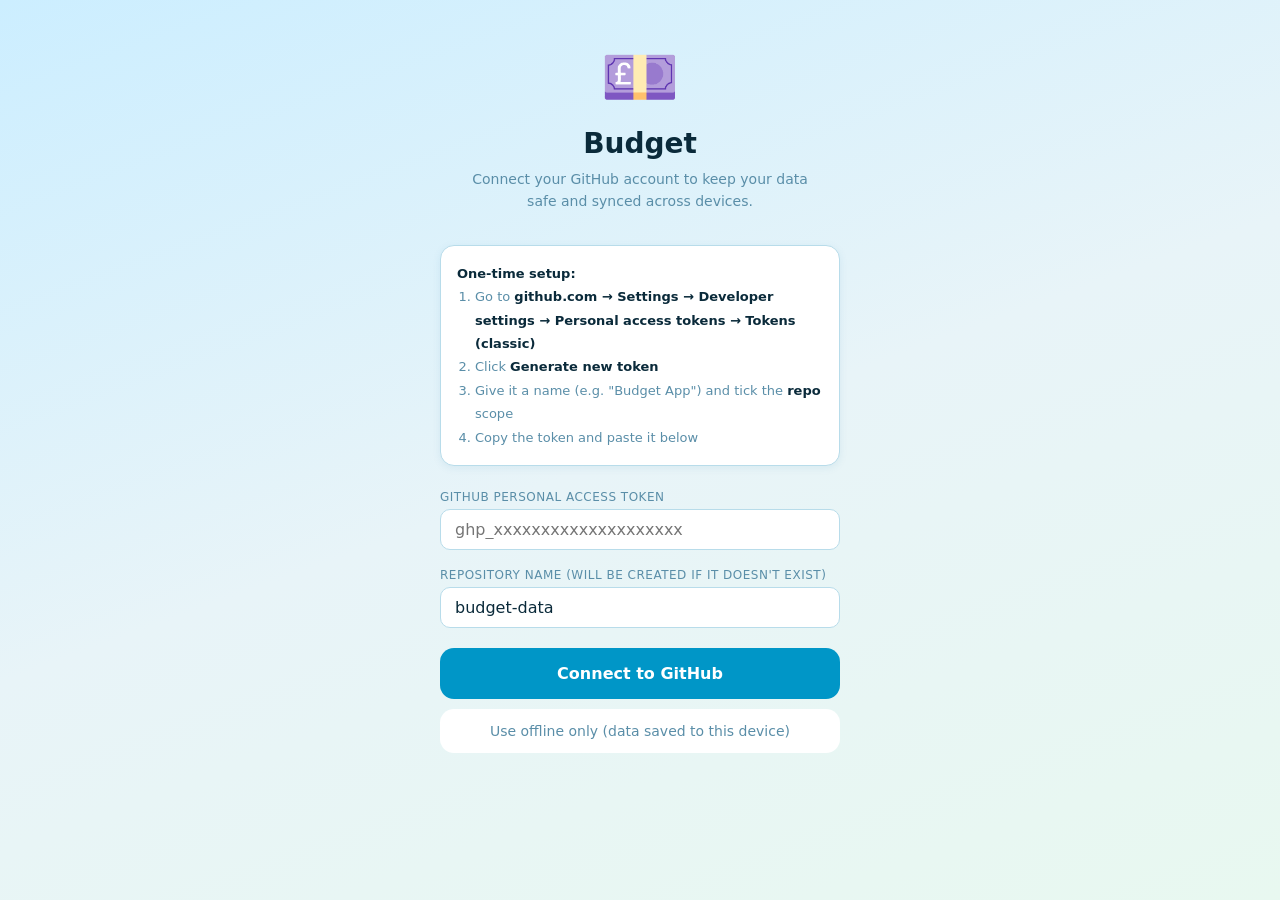
<file: index.html>
<!DOCTYPE html>
<html lang="en">
<head>
  <meta charset="UTF-8">
  <meta name="viewport" content="width=device-width, initial-scale=1.0, viewport-fit=cover">
  <meta name="apple-mobile-web-app-capable" content="yes">
  <meta name="apple-mobile-web-app-status-bar-style" content="black-translucent">
  <meta name="apple-mobile-web-app-title" content="Budget">
  <meta name="theme-color" content="#0096c7">
  <title>Budget</title>
  <link rel="manifest" href="manifest.json">
  <link rel="apple-touch-icon" sizes="180x180" href="icon.png">
  <link rel="stylesheet" href="styles.css">
</head>
<body>

<!-- ── GitHub Setup Overlay ───────────────────────────────── -->
<div id="setup-overlay">
  <div class="setup-logo">💷</div>
  <div class="setup-title">Budget</div>
  <p class="setup-sub">Connect your GitHub account to keep your data safe and synced across devices.</p>

  <div class="setup-form">
    <div class="setup-steps">
      <strong>One-time setup:</strong>
      <ol>
        <li>Go to <strong>github.com → Settings → Developer settings → Personal access tokens → Tokens (classic)</strong></li>
        <li>Click <strong>Generate new token</strong></li>
        <li>Give it a name (e.g. "Budget App") and tick the <strong>repo</strong> scope</li>
        <li>Copy the token and paste it below</li>
      </ol>
    </div>

    <div id="setup-error"></div>

    <label>GitHub Personal Access Token</label>
    <input id="setup-token" type="password" placeholder="ghp_xxxxxxxxxxxxxxxxxxxx" autocomplete="off">

    <label>Repository name (will be created if it doesn't exist)</label>
    <input id="setup-repo" placeholder="budget-data" value="budget-data">

    <button id="setup-btn" onclick="submitSetup()">Connect to GitHub</button>
    <button class="setup-skip" onclick="skipSetup()">Use offline only (data saved to this device)</button>
  </div>
</div>

<!-- ── Main App ───────────────────────────────────────────── -->
<div id="app">
  <header>
    <h1>Budget<span>.</span></h1>
    <span id="sync-status" class="sync saved">✓ Saved</span>
    <button id="sync-btn" title="Sync now">↻</button>
    <button id="settings-btn" title="Settings">⚙</button>
  </header>

  <main>
    <section id="page-dashboard" class="page active"></section>
    <section id="page-income" class="page"></section>
    <section id="page-bills" class="page"></section>
    <section id="page-expenses" class="page"></section>
    <section id="page-loans" class="page"></section>
    <section id="page-savings" class="page"></section>
  </main>

  <nav id="bottom-nav">
    <button data-tab="dashboard" class="active">🏠<span>Overview</span></button>
    <button data-tab="income">💰<span>Income</span></button>
    <button data-tab="bills">📋<span>Bills</span></button>
    <button data-tab="expenses">🛒<span>Spend</span></button>
    <button data-tab="loans">🏦<span>Loans</span></button>
    <button data-tab="savings">🎯<span>Savings</span></button>
  </nav>
</div>

<!-- ── Modal ──────────────────────────────────────────────── -->
<div id="modal-overlay">
  <div id="modal">
    <div id="modal-title"></div>
    <div id="modal-body"></div>
    <div class="modal-footer">
      <button id="modal-cancel">Cancel</button>
      <button id="modal-save">Save</button>
    </div>
  </div>
</div>

<script src="github.js"></script>
<script src="app.js"></script>
<script>
  function skipSetup() {
    document.getElementById('setup-overlay').classList.remove('active');
    render();
  }
</script>
</body>
</html>
</file>
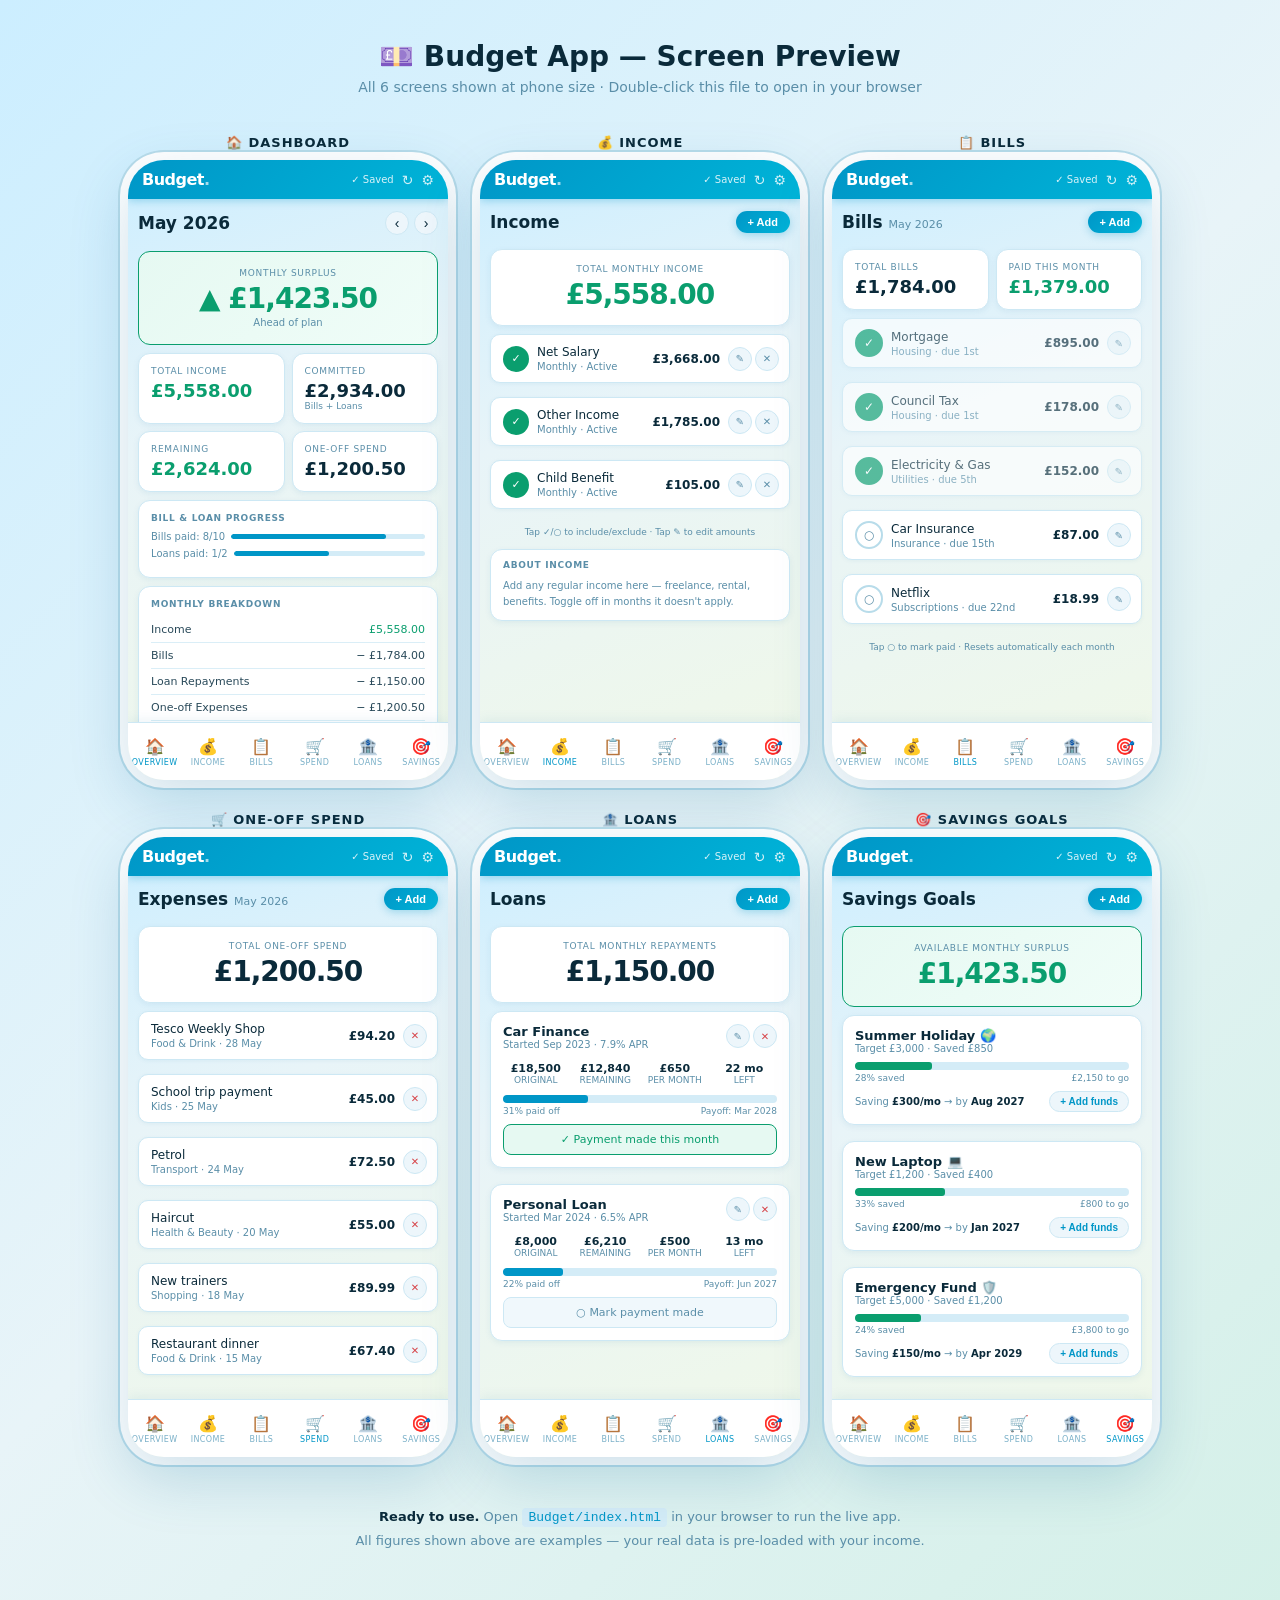
<file: preview.html>
<!DOCTYPE html>
<html lang="en">
<head>
<meta charset="UTF-8">
<meta name="viewport" content="width=device-width, initial-scale=1.0">
<title>Budget App — Screen Preview</title>
<style>
  * { box-sizing: border-box; margin: 0; padding: 0; }
  body {
    font-family: -apple-system, BlinkMacSystemFont, 'Segoe UI', system-ui, sans-serif;
    background: linear-gradient(135deg, #cceeff 0%, #e8f4f8 50%, #d4f0e8 100%);
    min-height: 100vh;
    padding: 40px 20px 60px;
  }
  h1 { text-align: center; color: #0a2a3a; font-size: 28px; margin-bottom: 6px; }
  .subtitle { text-align: center; color: #5a8ea8; font-size: 14px; margin-bottom: 40px; }
  .screens {
    display: flex;
    flex-wrap: wrap;
    gap: 32px;
    justify-content: center;
    max-width: 1700px;
    margin: 0 auto;
  }
  .screen-wrap { display: flex; flex-direction: column; align-items: center; gap: 10px; }
  .screen-label { font-size: 13px; font-weight: 700; color: #0a2a3a; text-transform: uppercase; letter-spacing: 1px; }
  .phone {
    width: 320px;
    height: 620px;
    border-radius: 36px;
    background: #e8f4f8;
    background-image: linear-gradient(160deg, #cceeff 0%, #e8f4f8 40%, #f0f8e8 100%);
    box-shadow: 0 20px 60px rgba(0,100,150,0.2), 0 0 0 8px #ffffff, 0 0 0 10px #b8dcea;
    overflow: hidden;
    display: flex;
    flex-direction: column;
    font-family: -apple-system, BlinkMacSystemFont, 'Segoe UI', system-ui, sans-serif;
    color: #0a2a3a;
    font-size: 13px;
    position: relative;
  }

  /* ── Header ── */
  .hdr {
    background: linear-gradient(135deg, #0096c7 0%, #00b4d8 100%);
    display: flex; align-items: center;
    padding: 10px 14px;
    gap: 8px;
    flex-shrink: 0;
    box-shadow: 0 2px 8px rgba(0,150,199,0.3);
  }
  .hdr-title { font-size: 16px; font-weight: 800; flex: 1; letter-spacing: -0.5px; color: #fff; }
  .hdr-title span { color: rgba(255,255,255,0.65); }
  .hdr-sync { font-size: 10px; color: rgba(255,255,255,0.85); }
  .hdr-icon { font-size: 14px; color: rgba(255,255,255,0.8); }

  /* ── Content ── */
  .content {
    flex: 1; overflow: hidden; padding: 12px 10px 60px;
    display: flex; flex-direction: column; gap: 8px;
  }

  /* ── Bottom Nav ── */
  .nav {
    position: absolute; bottom: 0; left: 0; right: 0;
    height: 58px; background: #ffffff;
    border-top: 1px solid #cde8f4;
    display: flex;
    box-shadow: 0 -2px 12px rgba(0,100,150,0.08);
  }
  .nav-btn {
    flex: 1; display: flex; flex-direction: column; align-items: center;
    justify-content: center; gap: 2px; font-size: 16px; color: #7ab0c8;
  }
  .nav-btn.active { color: #0096c7; }
  .nav-btn span { font-size: 8px; text-transform: uppercase; letter-spacing: 0.4px; }

  /* ── Cards ── */
  .card {
    background: #ffffff;
    border-radius: 12px;
    padding: 12px;
    border: 1px solid #cde8f4;
    box-shadow: 0 2px 6px rgba(0,100,150,0.07);
  }
  .card-lbl { font-size: 9px; text-transform: uppercase; letter-spacing: 0.7px; color: #5a8ea8; margin-bottom: 4px; }
  .card-big { font-size: 28px; font-weight: 800; letter-spacing: -1px; }
  .card-sub { font-size: 10px; color: #5a8ea8; margin-top: 2px; }
  .card-val { font-size: 18px; font-weight: 700; margin-top: 2px; }
  .card-tiny { font-size: 9px; color: #5a8ea8; }
  .g { color: #0a9e6e; } .r { color: #d64045; } .b { color: #0096c7; }

  .grid2 { display: grid; grid-template-columns: 1fr 1fr; gap: 7px; }

  /* ── Highlight card ── */
  .hl-card {
    background: linear-gradient(135deg, #e6f9f2 0%, #f0fdf8 100%);
    border-radius: 12px; padding: 16px 12px;
    border: 1px solid #0a9e6e;
    text-align: center;
  }
  .hl-card.red {
    background: linear-gradient(135deg, #fdf0f0 0%, #fff5f5 100%);
    border-color: #d64045;
  }

  /* ── Page Header ── */
  .ph { display: flex; justify-content: space-between; align-items: center; margin-bottom: 8px; }
  .ph h2 { font-size: 17px; font-weight: 700; color: #0a2a3a; }
  .add-btn { background: linear-gradient(135deg, #0096c7, #00b4d8); color: white; border-radius: 16px; padding: 5px 12px; font-size: 11px; font-weight: 700; border: none; box-shadow: 0 2px 8px rgba(0,150,199,0.3); }

  /* ── Breakdown rows ── */
  .brow { display: flex; justify-content: space-between; padding: 6px 0; border-bottom: 1px solid #daeef7; font-size: 11px; color: #2a4a5a; }
  .brow:last-child { border-bottom: none; font-weight: 700; font-size: 12px; padding-top: 8px; color: #0a2a3a; }

  /* ── Progress ── */
  .pbar-wrap { display: flex; align-items: center; gap: 6px; font-size: 10px; color: #5a8ea8; margin-bottom: 6px; }
  .pbar { flex: 1; height: 5px; background: #d4ecf7; border-radius: 3px; overflow: hidden; }
  .pfill { height: 100%; background: #0096c7; border-radius: 3px; }
  .pfill.g { background: #0a9e6e; }
  .plbl { display: flex; justify-content: space-between; font-size: 9px; color: #5a8ea8; margin-top: 3px; }

  /* ── Section title ── */
  .stitle { font-size: 9px; text-transform: uppercase; letter-spacing: 0.7px; color: #5a8ea8; margin-bottom: 8px; font-weight: 600; }

  /* ── List items ── */
  .li {
    background: #ffffff; border-radius: 10px; padding: 10px 10px 10px 12px;
    margin-bottom: 6px; display: flex; align-items: center; gap: 8px;
    border: 1px solid #cde8f4; box-shadow: 0 1px 4px rgba(0,100,150,0.06);
  }
  .li.paid { opacity: 0.65; }
  .li-main { flex: 1; }
  .li-name { font-size: 12px; font-weight: 500; color: #0a2a3a; }
  .li-sub { font-size: 10px; color: #5a8ea8; margin-top: 2px; }
  .li-amt { font-size: 12px; font-weight: 600; color: #0a2a3a; }
  .tick { width: 28px; height: 28px; border-radius: 50%; border: 2px solid #b8dcea; display: flex; align-items: center; justify-content: center; font-size: 12px; color: #5a8ea8; flex-shrink: 0; }
  .tick.done { background: #0a9e6e; border-color: #0a9e6e; color: white; }
  .edit-btns { display: flex; gap: 3px; }
  .ib { width: 24px; height: 24px; border-radius: 50%; background: #edf6fb; border: 1px solid #cde8f4; display: flex; align-items: center; justify-content: center; font-size: 10px; color: #5a8ea8; }

  /* ── Income toggle ── */
  .tog { width: 26px; height: 26px; border-radius: 50%; background: #0a9e6e; color: white; display: flex; align-items: center; justify-content: center; font-size: 11px; flex-shrink: 0; }
  .tog.off { background: #edf6fb; border: 1.5px solid #cde8f4; color: #5a8ea8; }

  /* ── Loan card ── */
  .loan-card { border-radius: 12px; padding: 12px; border: 1px solid #cde8f4; background: #ffffff; margin-bottom: 8px; box-shadow: 0 2px 6px rgba(0,100,150,0.07); }
  .loan-name { font-size: 13px; font-weight: 600; color: #0a2a3a; }
  .loan-meta { font-size: 10px; color: #5a8ea8; margin-bottom: 10px; }
  .loan-stats { display: grid; grid-template-columns: repeat(4, 1fr); gap: 4px; margin-bottom: 10px; text-align: center; }
  .ls-val { font-size: 11px; font-weight: 700; color: #0a2a3a; }
  .ls-lbl { font-size: 9px; color: #5a8ea8; text-transform: uppercase; }
  .pbar-lg { height: 8px; border-radius: 4px; }
  .tick-full { display: block; width: 100%; text-align: center; padding: 8px; border-radius: 8px; border: 1px solid #cde8f4; background: #f0f8fc; color: #5a8ea8; font-size: 11px; margin-top: 8px; }
  .tick-full.done { background: #e6f9f2; border-color: #0a9e6e; color: #0a9e6e; }

  /* ── Savings ── */
  .sav-card { border-radius: 12px; padding: 12px; border: 1px solid #cde8f4; background: #ffffff; margin-bottom: 8px; box-shadow: 0 2px 6px rgba(0,100,150,0.07); }
  .sav-name { font-size: 13px; font-weight: 600; color: #0a2a3a; }
  .sav-meta { font-size: 10px; color: #5a8ea8; margin-bottom: 8px; }
  .sav-foot { display: flex; justify-content: space-between; align-items: center; margin-top: 8px; font-size: 10px; color: #5a8ea8; }
  .sav-foot strong { color: #0a2a3a; }
  .sav-btn { background: #edf6fb; border: 1px solid #cde8f4; color: #0096c7; border-radius: 12px; padding: 4px 10px; font-size: 10px; font-weight: 600; }

  /* ── Month nav ── */
  .mnav { display: flex; gap: 5px; }
  .mnav button { width: 24px; height: 24px; border-radius: 50%; background: #edf6fb; border: 1px solid #cde8f4; color: #0a2a3a; font-size: 14px; display: flex; align-items: center; justify-content: center; }
  .mo-badge { font-size: 11px; color: #5a8ea8; font-weight: 400; }

  .hint { font-size: 9px; color: #5a8ea8; text-align: center; padding: 4px; }
</style>
</head>
<body>

<h1>💷 Budget App — Screen Preview</h1>
<p class="subtitle">All 6 screens shown at phone size · Double-click this file to open in your browser</p>

<div class="screens">

  <!-- ── SCREEN 1: DASHBOARD ── -->
  <div class="screen-wrap">
    <div class="screen-label">🏠 Dashboard</div>
    <div class="phone">
      <div class="hdr">
        <div class="hdr-title">Budget<span>.</span></div>
        <span class="hdr-sync">✓ Saved</span>
        <span class="hdr-icon">↻</span>
        <span class="hdr-icon">⚙</span>
      </div>
      <div class="content">
        <div class="ph">
          <h2>May 2026</h2>
          <div class="mnav"><button>‹</button><button>›</button></div>
        </div>
        <div class="hl-card">
          <div class="card-lbl">Monthly Surplus</div>
          <div class="card-big g">▲ £1,423.50</div>
          <div class="card-sub">Ahead of plan</div>
        </div>
        <div class="grid2">
          <div class="card"><div class="card-lbl">Total Income</div><div class="card-val g">£5,558.00</div></div>
          <div class="card"><div class="card-lbl">Committed</div><div class="card-val">£2,934.00</div><div class="card-tiny">Bills + Loans</div></div>
          <div class="card"><div class="card-lbl">Remaining</div><div class="card-val g">£2,624.00</div></div>
          <div class="card"><div class="card-lbl">One-off Spend</div><div class="card-val">£1,200.50</div></div>
        </div>
        <div class="card">
          <div class="stitle">Bill & Loan Progress</div>
          <div class="pbar-wrap"><span>Bills paid: 8/10</span><div class="pbar"><div class="pfill" style="width:80%"></div></div></div>
          <div class="pbar-wrap"><span>Loans paid: 1/2</span><div class="pbar"><div class="pfill" style="width:50%"></div></div></div>
        </div>
        <div class="card">
          <div class="stitle">Monthly Breakdown</div>
          <div class="brow"><span>Income</span><span class="g">£5,558.00</span></div>
          <div class="brow"><span>Bills</span><span>− £1,784.00</span></div>
          <div class="brow"><span>Loan Repayments</span><span>− £1,150.00</span></div>
          <div class="brow"><span>One-off Expenses</span><span>− £1,200.50</span></div>
          <div class="brow"><span>Net Surplus</span><span class="g">£1,423.50</span></div>
        </div>
      </div>
      <div class="nav">
        <div class="nav-btn active">🏠<span>Overview</span></div>
        <div class="nav-btn">💰<span>Income</span></div>
        <div class="nav-btn">📋<span>Bills</span></div>
        <div class="nav-btn">🛒<span>Spend</span></div>
        <div class="nav-btn">🏦<span>Loans</span></div>
        <div class="nav-btn">🎯<span>Savings</span></div>
      </div>
    </div>
  </div>

  <!-- ── SCREEN 2: INCOME ── -->
  <div class="screen-wrap">
    <div class="screen-label">💰 Income</div>
    <div class="phone">
      <div class="hdr"><div class="hdr-title">Budget<span>.</span></div><span class="hdr-sync">✓ Saved</span><span class="hdr-icon">↻</span><span class="hdr-icon">⚙</span></div>
      <div class="content">
        <div class="ph"><h2>Income</h2><button class="add-btn">+ Add</button></div>
        <div class="card" style="text-align:center;padding:14px">
          <div class="card-lbl">Total Monthly Income</div>
          <div class="card-big g">£5,558.00</div>
        </div>
        <div class="li">
          <div class="tog">✓</div>
          <div class="li-main"><div class="li-name">Net Salary</div><div class="li-sub">Monthly · Active</div></div>
          <div class="li-amt">£3,668.00</div>
          <div class="edit-btns"><div class="ib">✎</div><div class="ib">✕</div></div>
        </div>
        <div class="li">
          <div class="tog">✓</div>
          <div class="li-main"><div class="li-name">Other Income</div><div class="li-sub">Monthly · Active</div></div>
          <div class="li-amt">£1,785.00</div>
          <div class="edit-btns"><div class="ib">✎</div><div class="ib">✕</div></div>
        </div>
        <div class="li">
          <div class="tog">✓</div>
          <div class="li-main"><div class="li-name">Child Benefit</div><div class="li-sub">Monthly · Active</div></div>
          <div class="li-amt">£105.00</div>
          <div class="edit-btns"><div class="ib">✎</div><div class="ib">✕</div></div>
        </div>
        <div class="hint">Tap ✓/○ to include/exclude · Tap ✎ to edit amounts</div>
        <div class="card" style="padding:10px 12px">
          <div class="stitle">About Income</div>
          <div style="font-size:10px;color:#5a8ea8;line-height:1.6">Add any regular income here — freelance, rental, benefits. Toggle off in months it doesn't apply.</div>
        </div>
      </div>
      <div class="nav">
        <div class="nav-btn">🏠<span>Overview</span></div>
        <div class="nav-btn active">💰<span>Income</span></div>
        <div class="nav-btn">📋<span>Bills</span></div>
        <div class="nav-btn">🛒<span>Spend</span></div>
        <div class="nav-btn">🏦<span>Loans</span></div>
        <div class="nav-btn">🎯<span>Savings</span></div>
      </div>
    </div>
  </div>

  <!-- ── SCREEN 3: BILLS ── -->
  <div class="screen-wrap">
    <div class="screen-label">📋 Bills</div>
    <div class="phone">
      <div class="hdr"><div class="hdr-title">Budget<span>.</span></div><span class="hdr-sync">✓ Saved</span><span class="hdr-icon">↻</span><span class="hdr-icon">⚙</span></div>
      <div class="content">
        <div class="ph"><h2>Bills <span class="mo-badge">May 2026</span></h2><button class="add-btn">+ Add</button></div>
        <div class="grid2">
          <div class="card"><div class="card-lbl">Total Bills</div><div class="card-val">£1,784.00</div></div>
          <div class="card"><div class="card-lbl">Paid This Month</div><div class="card-val g">£1,379.00</div></div>
        </div>
        <div class="li paid">
          <div class="tick done">✓</div>
          <div class="li-main"><div class="li-name">Mortgage</div><div class="li-sub">Housing · due 1st</div></div>
          <div class="li-amt">£895.00</div>
          <div class="edit-btns"><div class="ib">✎</div></div>
        </div>
        <div class="li paid">
          <div class="tick done">✓</div>
          <div class="li-main"><div class="li-name">Council Tax</div><div class="li-sub">Housing · due 1st</div></div>
          <div class="li-amt">£178.00</div>
          <div class="edit-btns"><div class="ib">✎</div></div>
        </div>
        <div class="li paid">
          <div class="tick done">✓</div>
          <div class="li-main"><div class="li-name">Electricity & Gas</div><div class="li-sub">Utilities · due 5th</div></div>
          <div class="li-amt">£152.00</div>
          <div class="edit-btns"><div class="ib">✎</div></div>
        </div>
        <div class="li">
          <div class="tick">○</div>
          <div class="li-main"><div class="li-name">Car Insurance</div><div class="li-sub">Insurance · due 15th</div></div>
          <div class="li-amt">£87.00</div>
          <div class="edit-btns"><div class="ib">✎</div></div>
        </div>
        <div class="li">
          <div class="tick">○</div>
          <div class="li-main"><div class="li-name">Netflix</div><div class="li-sub">Subscriptions · due 22nd</div></div>
          <div class="li-amt">£18.99</div>
          <div class="edit-btns"><div class="ib">✎</div></div>
        </div>
        <div class="hint">Tap ○ to mark paid · Resets automatically each month</div>
      </div>
      <div class="nav">
        <div class="nav-btn">🏠<span>Overview</span></div>
        <div class="nav-btn">💰<span>Income</span></div>
        <div class="nav-btn active">📋<span>Bills</span></div>
        <div class="nav-btn">🛒<span>Spend</span></div>
        <div class="nav-btn">🏦<span>Loans</span></div>
        <div class="nav-btn">🎯<span>Savings</span></div>
      </div>
    </div>
  </div>

  <!-- ── SCREEN 4: EXPENSES ── -->
  <div class="screen-wrap">
    <div class="screen-label">🛒 One-off Spend</div>
    <div class="phone">
      <div class="hdr"><div class="hdr-title">Budget<span>.</span></div><span class="hdr-sync">✓ Saved</span><span class="hdr-icon">↻</span><span class="hdr-icon">⚙</span></div>
      <div class="content">
        <div class="ph"><h2>Expenses <span class="mo-badge">May 2026</span></h2><button class="add-btn">+ Add</button></div>
        <div class="card" style="text-align:center;padding:14px">
          <div class="card-lbl">Total One-off Spend</div>
          <div class="card-big">£1,200.50</div>
        </div>
        <div class="li"><div class="li-main"><div class="li-name">Tesco Weekly Shop</div><div class="li-sub">Food & Drink · 28 May</div></div><div class="li-amt">£94.20</div><div class="edit-btns"><div class="ib" style="color:#d64045">✕</div></div></div>
        <div class="li"><div class="li-main"><div class="li-name">School trip payment</div><div class="li-sub">Kids · 25 May</div></div><div class="li-amt">£45.00</div><div class="edit-btns"><div class="ib" style="color:#d64045">✕</div></div></div>
        <div class="li"><div class="li-main"><div class="li-name">Petrol</div><div class="li-sub">Transport · 24 May</div></div><div class="li-amt">£72.50</div><div class="edit-btns"><div class="ib" style="color:#d64045">✕</div></div></div>
        <div class="li"><div class="li-main"><div class="li-name">Haircut</div><div class="li-sub">Health & Beauty · 20 May</div></div><div class="li-amt">£55.00</div><div class="edit-btns"><div class="ib" style="color:#d64045">✕</div></div></div>
        <div class="li"><div class="li-main"><div class="li-name">New trainers</div><div class="li-sub">Shopping · 18 May</div></div><div class="li-amt">£89.99</div><div class="edit-btns"><div class="ib" style="color:#d64045">✕</div></div></div>
        <div class="li"><div class="li-main"><div class="li-name">Restaurant dinner</div><div class="li-sub">Food & Drink · 15 May</div></div><div class="li-amt">£67.40</div><div class="edit-btns"><div class="ib" style="color:#d64045">✕</div></div></div>
      </div>
      <div class="nav">
        <div class="nav-btn">🏠<span>Overview</span></div>
        <div class="nav-btn">💰<span>Income</span></div>
        <div class="nav-btn">📋<span>Bills</span></div>
        <div class="nav-btn active">🛒<span>Spend</span></div>
        <div class="nav-btn">🏦<span>Loans</span></div>
        <div class="nav-btn">🎯<span>Savings</span></div>
      </div>
    </div>
  </div>

  <!-- ── SCREEN 5: LOANS ── -->
  <div class="screen-wrap">
    <div class="screen-label">🏦 Loans</div>
    <div class="phone">
      <div class="hdr"><div class="hdr-title">Budget<span>.</span></div><span class="hdr-sync">✓ Saved</span><span class="hdr-icon">↻</span><span class="hdr-icon">⚙</span></div>
      <div class="content">
        <div class="ph"><h2>Loans</h2><button class="add-btn">+ Add</button></div>
        <div class="card" style="text-align:center;padding:14px">
          <div class="card-lbl">Total Monthly Repayments</div>
          <div class="card-big">£1,150.00</div>
        </div>
        <div class="loan-card">
          <div style="display:flex;justify-content:space-between;align-items:flex-start;margin-bottom:2px">
            <div><div class="loan-name">Car Finance</div><div class="loan-meta">Started Sep 2023 · 7.9% APR</div></div>
            <div class="edit-btns"><div class="ib">✎</div><div class="ib" style="color:#d64045">✕</div></div>
          </div>
          <div class="loan-stats">
            <div><div class="ls-val">£18,500</div><div class="ls-lbl">Original</div></div>
            <div><div class="ls-val r">£12,840</div><div class="ls-lbl">Remaining</div></div>
            <div><div class="ls-val">£650</div><div class="ls-lbl">Per Month</div></div>
            <div><div class="ls-val">22 mo</div><div class="ls-lbl">Left</div></div>
          </div>
          <div class="pbar pbar-lg"><div class="pfill" style="width:31%"></div></div>
          <div class="plbl"><span>31% paid off</span><span>Payoff: Mar 2028</span></div>
          <div class="tick-full done">✓ Payment made this month</div>
        </div>
        <div class="loan-card">
          <div style="display:flex;justify-content:space-between;align-items:flex-start;margin-bottom:2px">
            <div><div class="loan-name">Personal Loan</div><div class="loan-meta">Started Mar 2024 · 6.5% APR</div></div>
            <div class="edit-btns"><div class="ib">✎</div><div class="ib" style="color:#d64045">✕</div></div>
          </div>
          <div class="loan-stats">
            <div><div class="ls-val">£8,000</div><div class="ls-lbl">Original</div></div>
            <div><div class="ls-val r">£6,210</div><div class="ls-lbl">Remaining</div></div>
            <div><div class="ls-val">£500</div><div class="ls-lbl">Per Month</div></div>
            <div><div class="ls-val">13 mo</div><div class="ls-lbl">Left</div></div>
          </div>
          <div class="pbar pbar-lg"><div class="pfill" style="width:22%"></div></div>
          <div class="plbl"><span>22% paid off</span><span>Payoff: Jun 2027</span></div>
          <div class="tick-full">○ Mark payment made</div>
        </div>
      </div>
      <div class="nav">
        <div class="nav-btn">🏠<span>Overview</span></div>
        <div class="nav-btn">💰<span>Income</span></div>
        <div class="nav-btn">📋<span>Bills</span></div>
        <div class="nav-btn">🛒<span>Spend</span></div>
        <div class="nav-btn active">🏦<span>Loans</span></div>
        <div class="nav-btn">🎯<span>Savings</span></div>
      </div>
    </div>
  </div>

  <!-- ── SCREEN 6: SAVINGS ── -->
  <div class="screen-wrap">
    <div class="screen-label">🎯 Savings Goals</div>
    <div class="phone">
      <div class="hdr"><div class="hdr-title">Budget<span>.</span></div><span class="hdr-sync">✓ Saved</span><span class="hdr-icon">↻</span><span class="hdr-icon">⚙</span></div>
      <div class="content">
        <div class="ph"><h2>Savings Goals</h2><button class="add-btn">+ Add</button></div>
        <div class="hl-card">
          <div class="card-lbl">Available Monthly Surplus</div>
          <div class="card-big g">£1,423.50</div>
        </div>
        <div class="sav-card">
          <div class="sav-name">Summer Holiday 🌍</div>
          <div class="sav-meta">Target £3,000 · Saved £850</div>
          <div class="pbar pbar-lg"><div class="pfill g" style="width:28%"></div></div>
          <div class="plbl"><span>28% saved</span><span>£2,150 to go</span></div>
          <div class="sav-foot"><div>Saving <strong>£300/mo</strong> → by <strong>Aug 2027</strong></div><button class="sav-btn">+ Add funds</button></div>
        </div>
        <div class="sav-card">
          <div class="sav-name">New Laptop 💻</div>
          <div class="sav-meta">Target £1,200 · Saved £400</div>
          <div class="pbar pbar-lg"><div class="pfill g" style="width:33%"></div></div>
          <div class="plbl"><span>33% saved</span><span>£800 to go</span></div>
          <div class="sav-foot"><div>Saving <strong>£200/mo</strong> → by <strong>Jan 2027</strong></div><button class="sav-btn">+ Add funds</button></div>
        </div>
        <div class="sav-card">
          <div class="sav-name">Emergency Fund 🛡️</div>
          <div class="sav-meta">Target £5,000 · Saved £1,200</div>
          <div class="pbar pbar-lg"><div class="pfill g" style="width:24%"></div></div>
          <div class="plbl"><span>24% saved</span><span>£3,800 to go</span></div>
          <div class="sav-foot"><div>Saving <strong>£150/mo</strong> → by <strong>Apr 2029</strong></div><button class="sav-btn">+ Add funds</button></div>
        </div>
      </div>
      <div class="nav">
        <div class="nav-btn">🏠<span>Overview</span></div>
        <div class="nav-btn">💰<span>Income</span></div>
        <div class="nav-btn">📋<span>Bills</span></div>
        <div class="nav-btn">🛒<span>Spend</span></div>
        <div class="nav-btn">🏦<span>Loans</span></div>
        <div class="nav-btn active">🎯<span>Savings</span></div>
      </div>
    </div>
  </div>

</div>

<div style="text-align:center;margin-top:48px;color:#5a8ea8;font-size:13px;line-height:1.8">
  <strong style="color:#0a2a3a">Ready to use.</strong> Open <code style="background:#d4ecf7;padding:2px 6px;border-radius:4px;color:#0096c7">Budget/index.html</code> in your browser to run the live app.<br>
  All figures shown above are examples — your real data is pre-loaded with your income.
</div>

</body>
</html>
</file>
<file: styles.css>
/* ── Variables ─────────────────────────────────────────────── */
:root {
  --bg: #e8f4f8;
  --surface: #ffffff;
  --card: #ffffff;
  --border: #b8dcea;
  --text: #0a2a3a;
  --text-muted: #5a8ea8;
  --accent: #0096c7;
  --green: #0a9e6e;
  --red: #d64045;
  --orange: #e07b35;
  --nav-h: 68px;
  --header-h: 56px;
  --safe-bottom: env(safe-area-inset-bottom, 0px);
}

/* ── Reset ─────────────────────────────────────────────────── */
*, *::before, *::after { box-sizing: border-box; margin: 0; padding: 0; }
html { height: 100%; }
body {
  font-family: -apple-system, BlinkMacSystemFont, 'Segoe UI', system-ui, sans-serif;
  background: var(--bg);
  color: var(--text);
  height: 100%;
  overflow: hidden;
  -webkit-tap-highlight-color: transparent;
  background-image: linear-gradient(160deg, #cceeff 0%, #e8f4f8 40%, #f0f8e8 100%);
  background-attachment: fixed;
}
button { cursor: pointer; border: none; background: none; color: inherit; font: inherit; }
input, select {
  width: 100%;
  background: #ffffff;
  border: 1.5px solid #b8dcea;
  color: var(--text);
  border-radius: 10px;
  padding: 10px 14px;
  font: inherit;
  font-size: 16px;
  margin-bottom: 4px;
}
input:focus, select:focus {
  outline: none;
  border-color: var(--accent);
}
label {
  display: block;
  font-size: 12px;
  color: var(--text-muted);
  text-transform: uppercase;
  letter-spacing: .5px;
  margin-bottom: 5px;
  margin-top: 14px;
}
label:first-child { margin-top: 0; }

/* ── Layout ────────────────────────────────────────────────── */
#app {
  display: flex;
  flex-direction: column;
  height: 100vh;
  height: 100dvh;
}

header {
  height: var(--header-h);
  background: linear-gradient(135deg, #0096c7 0%, #00b4d8 100%);
  border-bottom: none;
  display: flex;
  align-items: center;
  padding: 0 16px;
  gap: 10px;
  flex-shrink: 0;
  z-index: 10;
  box-shadow: 0 2px 12px rgba(0,150,199,0.25);
}
header h1 {
  font-size: 20px;
  font-weight: 800;
  letter-spacing: -0.5px;
  color: #ffffff;
  flex: 1;
}
header h1 span { color: rgba(255,255,255,0.7); }

.sync { font-size: 11px; padding: 4px 8px; border-radius: 20px; white-space: nowrap; }
.sync.saved { color: rgba(255,255,255,0.85); }
.sync.syncing { color: #fff; }
.sync.dirty { color: #ffe4a0; }
.sync.error { color: #ffcccc; cursor: help; }

#sync-btn {
  font-size: 18px;
  padding: 4px;
  color: rgba(255,255,255,0.8);
  transition: color .2s;
}
#sync-btn:hover { color: #fff; }

#settings-btn {
  font-size: 18px;
  padding: 4px;
  color: rgba(255,255,255,0.8);
}

main {
  flex: 1;
  overflow: hidden;
  position: relative;
}

.page {
  display: none;
  position: absolute;
  inset: 0;
  overflow-y: auto;
  padding: 16px 16px calc(var(--nav-h) + var(--safe-bottom) + 16px);
  -webkit-overflow-scrolling: touch;
}
.page.active { display: block; }

#bottom-nav {
  position: fixed;
  bottom: 0;
  left: 0; right: 0;
  height: calc(var(--nav-h) + var(--safe-bottom));
  padding-bottom: var(--safe-bottom);
  background: #ffffff;
  border-top: 1px solid #cde8f4;
  display: flex;
  z-index: 20;
  box-shadow: 0 -4px 16px rgba(0,100,150,0.08);
}
#bottom-nav button {
  flex: 1;
  display: flex;
  flex-direction: column;
  align-items: center;
  justify-content: center;
  gap: 3px;
  font-size: 20px;
  color: var(--text-muted);
  transition: color .15s;
  padding: 8px 2px;
}
#bottom-nav button span {
  font-size: 9px;
  text-transform: uppercase;
  letter-spacing: .5px;
}
#bottom-nav button.active { color: var(--accent); }
#bottom-nav button:active { opacity: .7; }

/* ── Page Header ───────────────────────────────────────────── */
.page-header {
  display: flex;
  align-items: center;
  justify-content: space-between;
  margin-bottom: 16px;
}
.page-header h2 {
  font-size: 22px;
  font-weight: 700;
}
.month-badge {
  font-size: 13px;
  color: var(--text-muted);
  font-weight: 400;
}
.month-nav { display: flex; gap: 8px; }
.month-nav button {
  width: 32px; height: 32px;
  border-radius: 50%;
  background: var(--card);
  font-size: 18px;
  color: var(--text);
  display: flex; align-items: center; justify-content: center;
}
.month-nav button:disabled { opacity: .3; }

/* ── Cards ─────────────────────────────────────────────────── */
.card {
  background: var(--card);
  border-radius: 16px;
  padding: 16px;
  margin-bottom: 12px;
  border: 1px solid var(--border);
  box-shadow: 0 2px 8px rgba(0,100,150,0.08);
}
.card-total {
  background: var(--surface);
  text-align: center;
  padding: 20px;
}
.card-highlight {
  text-align: center;
  padding: 24px 16px;
}
.card-highlight.positive {
  background: linear-gradient(135deg, #e6f9f2 0%, #f0fdf8 100%);
  border-color: var(--green);
}
.card-highlight.negative {
  background: linear-gradient(135deg, #fdf0f0 0%, #fff5f5 100%);
  border-color: var(--red);
}
.card-label { font-size: 11px; text-transform: uppercase; letter-spacing: .7px; color: var(--text-muted); margin-bottom: 6px; }
.card-big { font-size: 36px; font-weight: 800; letter-spacing: -1px; margin-bottom: 4px; }
.card-sub { font-size: 12px; color: var(--text-muted); }
.card-value { font-size: 22px; font-weight: 700; margin-top: 4px; }
.card-tiny { font-size: 11px; color: var(--text-muted); margin-top: 2px; }
.section-title { font-size: 12px; text-transform: uppercase; letter-spacing: .7px; color: var(--text-muted); margin-bottom: 12px; }

.grid-2 {
  display: grid;
  grid-template-columns: 1fr 1fr;
  gap: 10px;
  margin-bottom: 12px;
}
.grid-2 .card { margin-bottom: 0; }

.positive { color: var(--green); }
.negative { color: var(--red); }

/* ── Breakdown ─────────────────────────────────────────────── */
.breakdown-row {
  display: flex;
  justify-content: space-between;
  align-items: center;
  padding: 9px 0;
  border-bottom: 1px solid #daeef7;
  font-size: 14px;
}
.breakdown-row:last-child { border-bottom: none; }
.breakdown-row.total {
  font-weight: 700;
  font-size: 16px;
  margin-top: 4px;
  padding-top: 12px;
}

/* ── Progress ──────────────────────────────────────────────── */
.progress-row {
  display: flex;
  align-items: center;
  gap: 10px;
  font-size: 13px;
  color: var(--text-muted);
  margin-bottom: 10px;
}
.progress-row:last-child { margin-bottom: 0; }
.progress-bar {
  flex: 1;
  height: 6px;
  background: #d4ecf7;
  border-radius: 3px;
  overflow: hidden;
}
.progress-bar.large { height: 10px; border-radius: 5px; }
.progress-fill {
  height: 100%;
  background: var(--accent);
  border-radius: inherit;
  transition: width .5s ease;
}
.progress-fill.green { background: var(--green); }
.progress-labels {
  display: flex;
  justify-content: space-between;
  font-size: 11px;
  color: var(--text-muted);
  margin-top: 5px;
}

/* ── List Items ────────────────────────────────────────────── */
.list { margin-bottom: 8px; }
.list-item {
  background: #ffffff;
  border-radius: 14px;
  padding: 14px 14px 14px 16px;
  margin-bottom: 8px;
  display: flex;
  align-items: center;
  gap: 12px;
  border: 1px solid #cde8f4;
  box-shadow: 0 1px 4px rgba(0,100,150,0.07);
  transition: opacity .2s;
}
.list-item.paid { opacity: .65; }
.list-item.inactive { opacity: .5; }
.item-main { flex: 1; min-width: 0; }
.item-name { font-size: 15px; font-weight: 500; }
.item-cat { font-size: 11px; color: var(--text-muted); font-weight: 400; }
.item-amount { font-size: 15px; font-weight: 600; color: var(--text); margin-top: 3px; }
.item-freq { font-size: 11px; color: var(--text-muted); font-weight: 400; }
.item-meta { font-size: 12px; color: var(--text-muted); margin-top: 2px; }
.item-actions { display: flex; gap: 4px; flex-shrink: 0; }
.item-amount-right { display: flex; align-items: center; gap: 8px; flex-shrink: 0; }

.btn-icon {
  width: 30px; height: 30px;
  border-radius: 50%;
  display: flex; align-items: center; justify-content: center;
  font-size: 13px;
  color: var(--text-muted);
  background: #edf6fb;
  border: 1px solid #cde8f4;
  transition: all .15s;
}
.btn-icon:active { transform: scale(.9); }
.btn-icon.danger:active, .btn-icon.danger:hover { color: var(--red); }

.tick-btn {
  width: 36px; height: 36px;
  border-radius: 50%;
  border: 2px solid var(--border);
  font-size: 16px;
  color: var(--text-muted);
  flex-shrink: 0;
  transition: all .2s;
  display: flex; align-items: center; justify-content: center;
}
.tick-btn.ticked {
  background: var(--green);
  border-color: var(--green);
  color: white;
}

.extra-pmt-btn {
  display: block;
  width: 100%;
  padding: 10px;
  border-radius: 10px;
  border: 1.5px dashed #b8dcea;
  background: transparent;
  color: #0096c7;
  font-size: 13px;
  font-weight: 600;
  margin-top: 8px;
  text-align: center;
  transition: all .2s;
}
.extra-pmt-btn:active { background: #edf6fb; }

.tick-full {
  display: block;
  width: 100%;
  padding: 12px;
  border-radius: 10px;
  border: 1.5px solid #cde8f4;
  background: #f0f8fc;
  color: var(--text-muted);
  font-size: 14px;
  font-weight: 500;
  margin-top: 14px;
  transition: all .2s;
  text-align: center;
}
.tick-full.ticked {
  background: #e6f9f2;
  border-color: var(--green);
  color: var(--green);
}

.btn-add {
  background: var(--accent);
  color: white;
  border-radius: 20px;
  padding: 8px 16px;
  font-size: 14px;
  font-weight: 600;
}
.btn-add:active { opacity: .8; }

.btn-sm {
  background: var(--surface);
  border: 1px solid var(--border);
  color: var(--text);
  border-radius: 20px;
  padding: 6px 14px;
  font-size: 13px;
}

/* ── Loans ─────────────────────────────────────────────────── */
.loan-card { margin-bottom: 14px; }
.loan-header { display: flex; justify-content: space-between; align-items: flex-start; margin-bottom: 14px; }
.loan-name { font-size: 17px; font-weight: 600; }
.loan-meta { font-size: 12px; color: var(--text-muted); margin-top: 2px; }
.loan-stats { display: grid; grid-template-columns: repeat(4, 1fr); gap: 4px; margin-bottom: 14px; }
.loan-stat { text-align: center; }
.stat-val { font-size: 14px; font-weight: 700; }
.stat-label { font-size: 10px; color: var(--text-muted); text-transform: uppercase; letter-spacing: .4px; margin-top: 2px; }
.loan-progress { margin-bottom: 4px; }

/* ── Savings ───────────────────────────────────────────────── */
.savings-card { margin-bottom: 14px; }
.savings-top { display: flex; justify-content: space-between; align-items: flex-start; margin-bottom: 14px; }
.savings-footer { display: flex; justify-content: space-between; align-items: center; margin-top: 12px; font-size: 13px; color: var(--text-muted); }
.savings-footer strong { color: var(--text); }
.savings-row { margin-bottom: 12px; }
.savings-name { font-size: 14px; font-weight: 500; margin-bottom: 6px; }
.savings-meta { font-size: 11px; color: var(--text-muted); margin-top: 4px; }

/* ── Hints ─────────────────────────────────────────────────── */
.hint { font-size: 12px; color: var(--text-muted); text-align: center; padding: 8px 0; }
.empty { color: var(--text-muted); font-size: 14px; text-align: center; padding: 24px 0; }

/* ── Modal ─────────────────────────────────────────────────── */
#modal-overlay {
  display: none;
  position: fixed;
  inset: 0;
  background: rgba(0,0,0,.7);
  z-index: 100;
  align-items: flex-end;
  padding: 0;
}
#modal-overlay.active { display: flex; }
#modal {
  background: #f5fbfe;
  border-radius: 24px 24px 0 0;
  padding: 24px 20px calc(24px + var(--safe-bottom));
  width: 100%;
  max-height: 90vh;
  overflow-y: auto;
  border-top: 2px solid #b8dcea;
  animation: slideup .25s ease;
  box-shadow: 0 -8px 32px rgba(0,100,150,0.15);
}
@keyframes slideup {
  from { transform: translateY(100%); }
  to { transform: translateY(0); }
}
#modal-title { font-size: 18px; font-weight: 700; margin-bottom: 20px; }
.modal-footer {
  display: flex;
  gap: 10px;
  margin-top: 20px;
}
.modal-footer button {
  flex: 1;
  padding: 14px;
  border-radius: 14px;
  font-size: 15px;
  font-weight: 600;
}
#modal-save { background: linear-gradient(135deg, #0096c7, #00b4d8); color: white; box-shadow: 0 4px 12px rgba(0,150,199,0.3); }
#modal-cancel { background: #edf6fb; color: var(--text-muted); border: 1px solid #cde8f4; }

/* ── Setup Overlay ─────────────────────────────────────────── */
#setup-overlay {
  display: none;
  position: fixed;
  inset: 0;
  background: linear-gradient(160deg, #cceeff 0%, #e8f4f8 50%, #e8f8f0 100%);
  z-index: 200;
  overflow-y: auto;
  padding: 40px 24px calc(40px + var(--safe-bottom));
  flex-direction: column;
  align-items: center;
}
#setup-overlay.active { display: flex; }
.setup-logo {
  font-size: 64px;
  text-align: center;
  margin-bottom: 12px;
}
.setup-title {
  font-size: 28px;
  font-weight: 800;
  text-align: center;
  margin-bottom: 8px;
}
.setup-sub {
  color: var(--text-muted);
  text-align: center;
  font-size: 14px;
  line-height: 1.6;
  margin-bottom: 32px;
  max-width: 340px;
}
.setup-form {
  width: 100%;
  max-width: 400px;
}
.setup-steps {
  background: #ffffff;
  border: 1px solid #b8dcea;
  border-radius: 14px;
  padding: 16px;
  margin-bottom: 24px;
  font-size: 13px;
  line-height: 1.8;
  color: var(--text-muted);
  box-shadow: 0 2px 8px rgba(0,100,150,0.08);
}
.setup-steps strong { color: var(--text); }
.setup-steps ol { padding-left: 18px; }
#setup-error {
  display: none;
  background: rgba(231,76,60,.15);
  border: 1px solid var(--red);
  color: var(--red);
  border-radius: 10px;
  padding: 12px;
  font-size: 13px;
  margin-bottom: 16px;
}
#setup-btn {
  display: block;
  width: 100%;
  padding: 16px;
  background: var(--accent);
  color: white;
  border-radius: 14px;
  font-size: 16px;
  font-weight: 700;
  margin-top: 16px;
}
#setup-btn:disabled { opacity: .5; }
.setup-skip {
  display: block;
  width: 100%;
  padding: 14px;
  background: var(--card);
  color: var(--text-muted);
  border-radius: 14px;
  font-size: 14px;
  text-align: center;
  margin-top: 10px;
}
</file>
